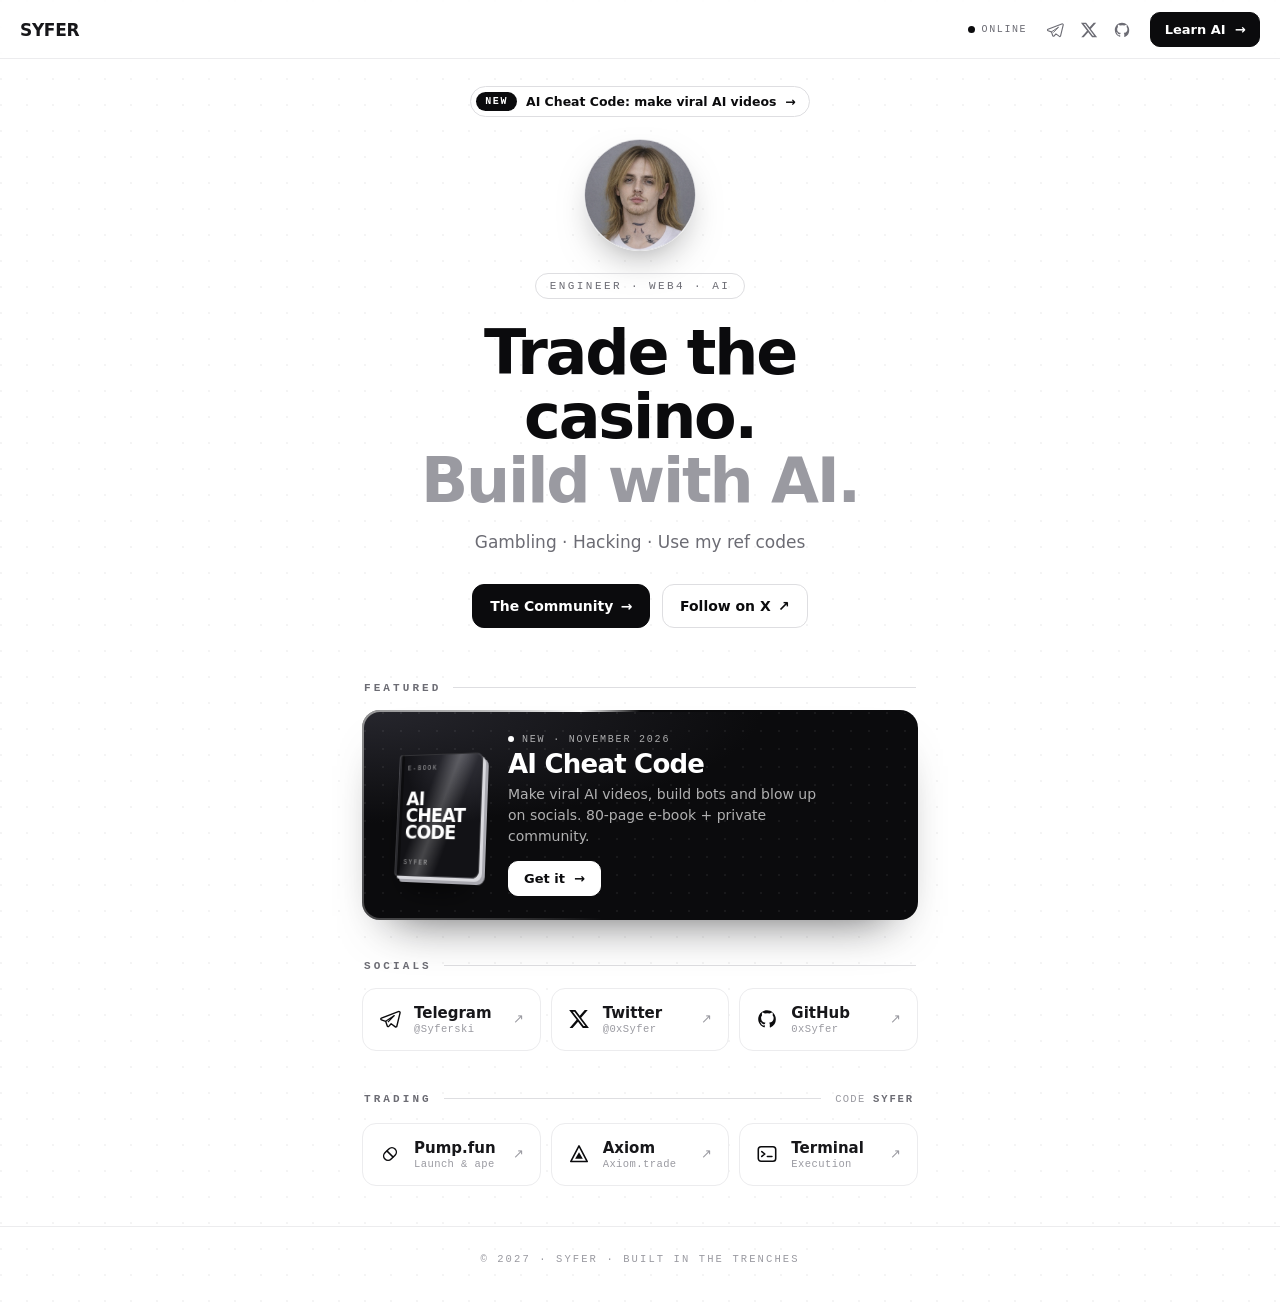
<file: index.html>
<!doctype html>
<html lang="en">
<head>
<meta charset="utf-8">
<meta name="viewport" content="width=device-width, initial-scale=1, viewport-fit=cover">
<title>Syfer</title>
<meta name="description" content="Syfer — engineer, Web4 and AI. Community, socials and trading links.">
<meta name="color-scheme" content="light">
<meta name="theme-color" content="#ffffff">
<meta http-equiv="Content-Security-Policy" content="default-src 'self'; base-uri 'none'; form-action 'none'; img-src 'self' data:; style-src 'self' https://fonts.googleapis.com; font-src https://fonts.gstatic.com; script-src 'self'; connect-src 'none'; object-src 'none'">
<meta name="referrer" content="strict-origin-when-cross-origin">
<meta property="og:type" content="website">
<meta property="og:url" content="https://syfer.fun/">
<meta property="og:title" content="Syfer">
<meta property="og:description" content="Engineer, Web4 and AI.">
<meta property="og:image" content="https://syfer.fun/face.webp">
<meta name="twitter:card" content="summary">
<link rel="icon" type="image/webp" href="face.webp">
<link rel="preconnect" href="https://fonts.googleapis.com">
<link rel="preconnect" href="https://fonts.gstatic.com" crossorigin>
<link rel="stylesheet" href="https://fonts.googleapis.com/css2?family=Inter:wght@400;500;600;700&family=Space+Grotesk:wght@500;700&family=Space+Mono:wght@400;700&display=swap">
<link rel="stylesheet" href="styles.css?v=8">
</head>
<body>
<header class="bar">
  <span class="brand">SYFER</span>
  <span class="spacer"></span>
  <span class="status"><span class="dot"></span>online</span>
  <nav class="soc" id="bar-socials" aria-label="Socials"></nav>
  <a class="btn primary sm buzz shine" href="ai/">Learn AI<span class="a">→</span></a>
</header>

<main>
  <section class="hero">
    <a class="promo shine" href="ai/"><span class="new">New</span><span>AI Cheat Code<span class="opt">: make viral AI videos</span></span><span class="a">→</span></a>
    <img class="avatar" src="face.webp" alt="Syfer" width="112" height="112">
    <span class="eyebrow">Engineer · Web4 · AI</span>
    <h1>Trade the casino.<br><em>Build with AI.</em></h1>
    <p class="sub">Gambling · Hacking · Use my ref codes</p>
    <div class="cta">
      <a class="btn primary" href="https://t.me/Trenchism" target="_blank" rel="noopener noreferrer">The Community <span class="a">→</span></a>
      <a class="btn ghost" href="https://x.com/0xSyfer" target="_blank" rel="noopener noreferrer">Follow on X <span class="a">↗</span></a>
    </div>
  </section>

  <section class="block">
    <div class="shead"><h2>Featured</h2><span class="ln"></span></div>
    <a class="feature" href="ai/">
      <span class="fbook" aria-hidden="true"><span class="fb-3d"><span class="fb-cover"><span class="k">E-book</span><span class="t">AI<br>Cheat<br>Code</span><span class="by">Syfer</span></span></span></span>
      <span class="ftext">
        <span class="tag"><span class="live"></span>New · November 2026</span>
        <b>AI Cheat Code</b>
        <span class="d">Make viral AI videos, build bots and blow up on socials. 80-page e-book + private community.</span>
        <span class="btn invert sm buzz shine">Get it <span class="a">→</span></span>
      </span>
    </a>
  </section>

  <section class="block">
    <div class="shead"><h2>Socials</h2><span class="ln"></span></div>
    <div class="grid" id="socials"></div>
  </section>

  <section class="block">
    <div class="shead"><h2>Trading</h2><span class="ln"></span><button class="code" id="code" data-code="SYFER">code <b>SYFER</b></button></div>
    <div class="grid" id="trading"></div>
  </section>
</main>

<footer>© 2027 · SYFER · built in the trenches</footer>

<script src="app.js?v=11" defer></script>
</body>
</html>
</file>
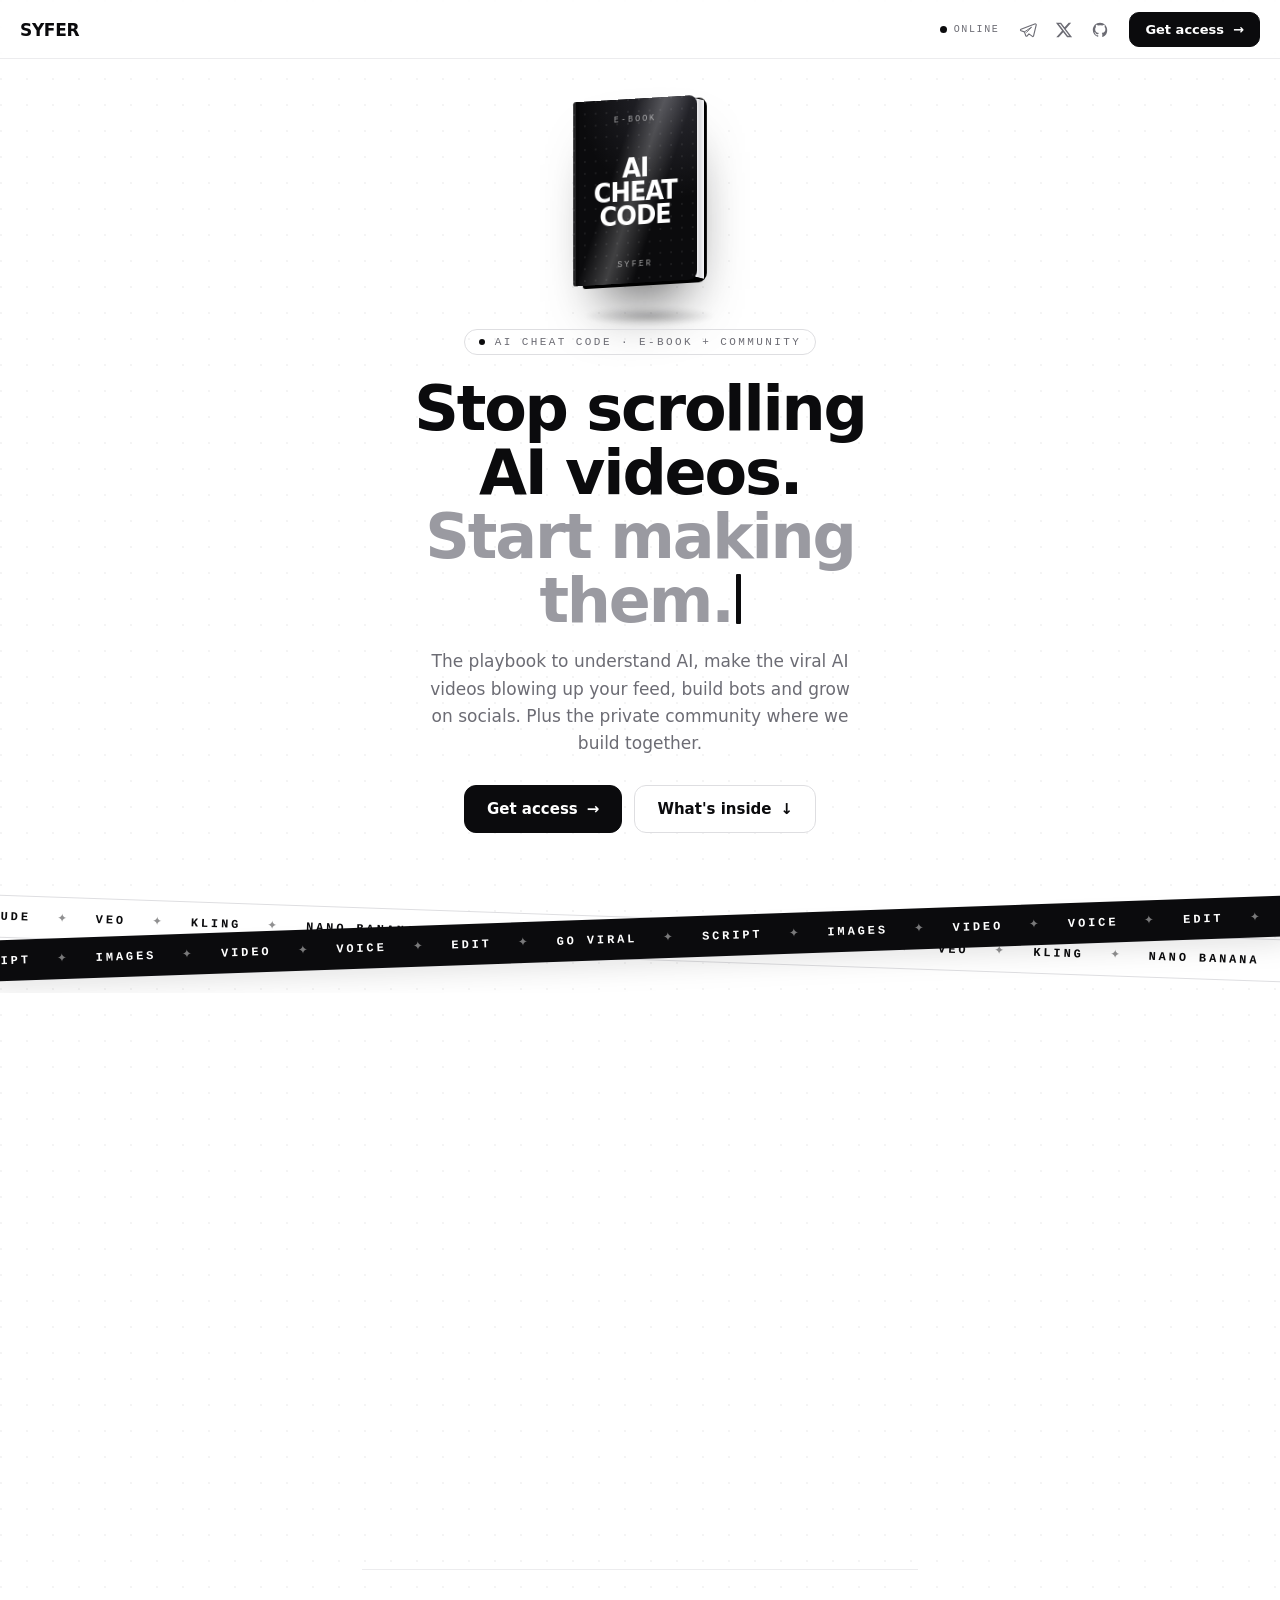
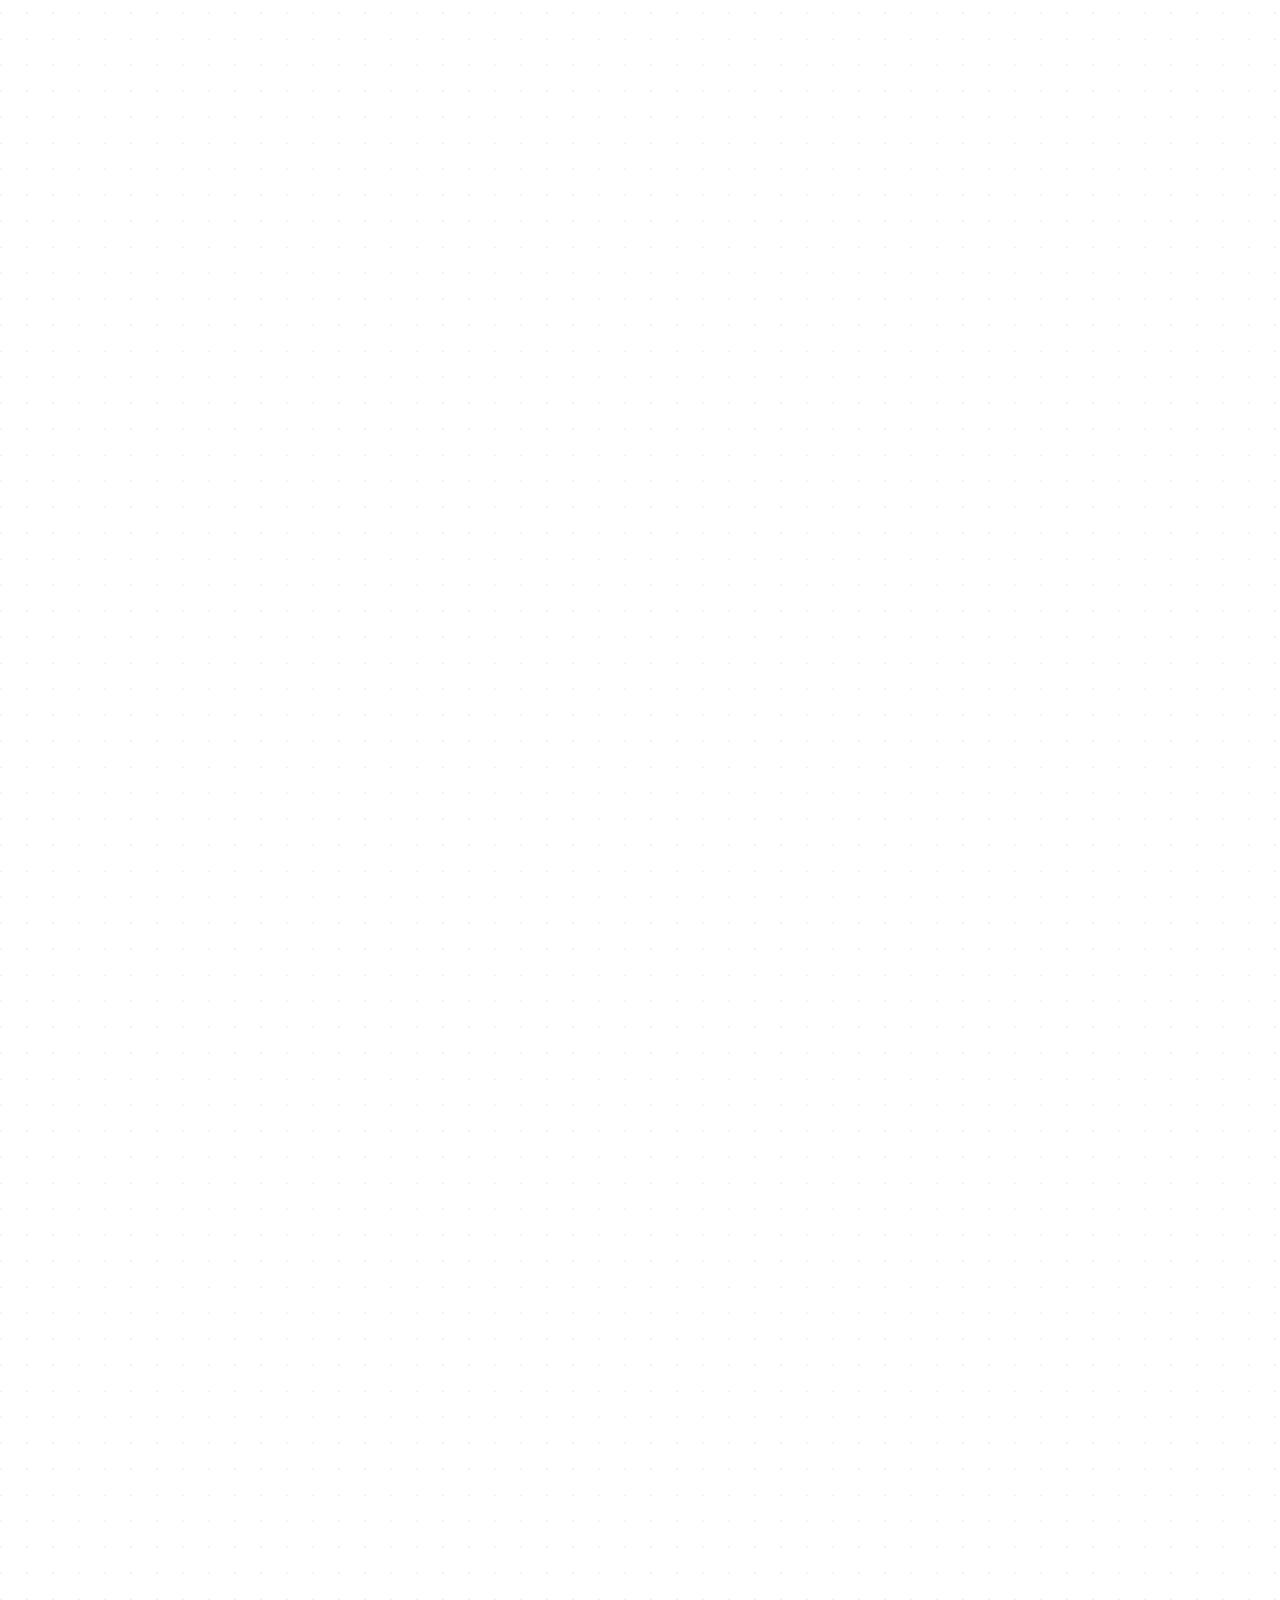
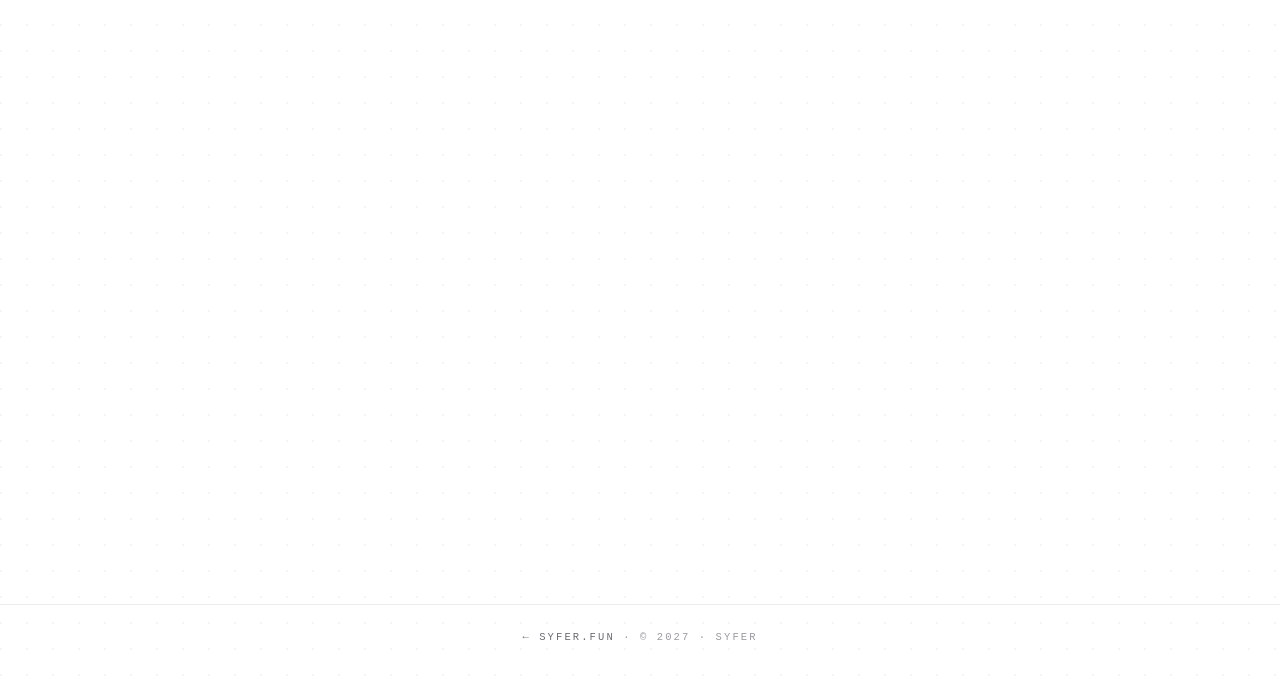
<file: ai/index.html>
<!doctype html>
<html lang="en">
<head>
<meta charset="utf-8">
<meta name="viewport" content="width=device-width, initial-scale=1, viewport-fit=cover">
<title>AI Cheat Code · Learn AI with Syfer</title>
<meta name="description" content="AI Cheat Code: the November 2026 playbook to make viral AI videos, build bots and grow on socials. E-book + private community.">
<meta name="color-scheme" content="light">
<meta name="theme-color" content="#ffffff">
<meta http-equiv="Content-Security-Policy" content="default-src 'self'; base-uri 'none'; form-action 'none'; img-src 'self' data:; style-src 'self' https://fonts.googleapis.com; font-src https://fonts.gstatic.com; script-src 'self'; connect-src 'none'; object-src 'none'">
<meta name="referrer" content="strict-origin-when-cross-origin">
<link rel="canonical" href="https://syfer.fun/ai/">
<!-- Link preview on X, Instagram, Telegram, Discord… (URLs must be absolute) -->
<meta property="og:type" content="website">
<meta property="og:site_name" content="Syfer">
<meta property="og:url" content="https://syfer.fun/ai/">
<meta property="og:title" content="AI Cheat Code by Syfer">
<meta property="og:description" content="The viral AI video playbook: e-book + private community. Stop scrolling AI videos, start making them.">
<meta property="og:image" content="https://syfer.fun/ai/og.png">
<meta property="og:image:width" content="1200">
<meta property="og:image:height" content="630">
<meta property="og:image:alt" content="AI Cheat Code by Syfer: e-book and private community">
<meta name="twitter:card" content="summary_large_image">
<meta name="twitter:site" content="@0xSyfer">
<meta name="twitter:title" content="AI Cheat Code by Syfer">
<meta name="twitter:description" content="The viral AI video playbook: e-book + private community. Stop scrolling AI videos, start making them.">
<meta name="twitter:image" content="https://syfer.fun/ai/og.png">
<link rel="icon" type="image/webp" href="../face.webp">
<link rel="preconnect" href="https://fonts.googleapis.com">
<link rel="preconnect" href="https://fonts.gstatic.com" crossorigin>
<link rel="stylesheet" href="https://fonts.googleapis.com/css2?family=Inter:wght@400;500;600;700&family=Space+Grotesk:wght@500;700&family=Space+Mono:wght@400;700&display=swap">
<link rel="stylesheet" href="../styles.css?v=8">
<link rel="stylesheet" href="ai.css?v=8">
<script src="ai.js?v=8"></script>
</head>
<body class="ai">
<header class="bar">
  <a class="brand" href="../">SYFER</a>
  <span class="spacer"></span>
  <span class="status"><span class="dot"></span>online</span>
  <nav class="soc" id="bar-socials" aria-label="Socials"></nav>
  <a class="btn primary sm buzz shine" href="#join">Get access<span class="a">→</span></a>
</header>

<main>
  <div class="wrap">
    <section class="hero ai-hero">
      <div class="book" aria-hidden="true">
        <div class="book-float">
          <div class="book-3d">
            <div class="back"></div>
            <div class="pages"></div>
            <div class="cover">
              <span class="k">E-book</span>
              <span class="t">AI<br>Cheat<br>Code</span>
              <span class="by">Syfer</span>
            </div>
          </div>
        </div>
      </div>
      <span class="eyebrow"><span class="live"></span>AI Cheat Code · E-book + community</span>
      <h1 aria-label="Stop scrolling AI videos. Start making them."><span aria-hidden="true">Stop scrolling AI videos.</span><br><em class="type" aria-hidden="true" data-words="Start making them.|Make them go viral.|On any budget.">Start making them.</em></h1>
      <p class="sub">The playbook to understand AI, make the viral AI videos blowing up your feed, build bots and grow on socials. Plus the private community where we build together.</p>
      <div class="cta">
        <a class="btn primary shine ring" id="hero-cta" href="#join">Get access <span class="a">→</span></a>
        <a class="btn ghost" href="#inside">What's inside <span class="a">↓</span></a>
      </div>
    </section>
  </div>

  <div class="band" aria-hidden="true">
    <div class="marquee alt"><div class="track">
      <span class="grp"><span>Claude</span><i>✦</i><span>Veo</span><i>✦</i><span>Kling</span><i>✦</i><span>Nano Banana</span><i>✦</i><span>Higgsfield</span><i>✦</i><span>ElevenLabs</span><i>✦</i></span>
      <span class="grp"><span>Claude</span><i>✦</i><span>Veo</span><i>✦</i><span>Kling</span><i>✦</i><span>Nano Banana</span><i>✦</i><span>Higgsfield</span><i>✦</i><span>ElevenLabs</span><i>✦</i></span>
    </div></div>
    <div class="marquee"><div class="track">
      <span class="grp"><span>Script</span><i>✦</i><span>Images</span><i>✦</i><span>Video</span><i>✦</i><span>Voice</span><i>✦</i><span>Edit</span><i>✦</i><span>Go viral</span><i>✦</i></span>
      <span class="grp"><span>Script</span><i>✦</i><span>Images</span><i>✦</i><span>Video</span><i>✦</i><span>Voice</span><i>✦</i><span>Edit</span><i>✦</i><span>Go viral</span><i>✦</i></span>
    </div></div>
  </div>

  <div class="wrap">
    <section class="block" id="inside">
      <div class="shead" data-reveal><h2>What you get</h2><span class="ln"></span></div>
      <div class="pair">
        <article class="tile spot" data-reveal>
          <svg class="ic" viewBox="0 0 24 24" aria-hidden="true"><path d="M5 4.6A2.1 2.1 0 0 1 7.1 2.5H19v15H7.1A2.1 2.1 0 0 0 5 19.6V4.6Z" fill="none" stroke="currentColor" stroke-width="1.7" stroke-linejoin="round"/><path d="M5 19.6a2.1 2.1 0 0 0 2.1 1.9H19v-4" fill="none" stroke="currentColor" stroke-width="1.7" stroke-linejoin="round"/><path d="M9 7.5h6" stroke="currentColor" stroke-width="1.7" stroke-linecap="round"/></svg>
          <h3>The e-book</h3>
          <p>80 pages, updated November 2026. From your first prompt to viral AI videos, written for complete beginners.</p>
          <ul class="ticks">
            <li>The Hood Method: viral “in the hood”-style videos, step by step</li>
            <li>The newest tools: Higgsfield, Seedance 2.5, Kling 4.0, Veo 3.1, Claude…</li>
            <li>2026 reach playbooks for TikTok, Reels, Shorts and X</li>
            <li>Build AI bots, make money, 20 copy-paste prompts</li>
          </ul>
        </article>
        <article class="tile spot" data-reveal>
          <svg class="ic" viewBox="0 0 24 24" aria-hidden="true"><circle cx="9" cy="8" r="3.3" fill="none" stroke="currentColor" stroke-width="1.7"/><path d="M2.8 20c.6-3.4 3.1-5.4 6.2-5.4s5.6 2 6.2 5.4" fill="none" stroke="currentColor" stroke-width="1.7" stroke-linecap="round"/><path d="M15.4 4.9a3.2 3.2 0 0 1 0 6.2M17.6 14.9c1.9.7 3.2 2.4 3.6 5.1" fill="none" stroke="currentColor" stroke-width="1.7" stroke-linecap="round"/></svg>
          <h3>Private community</h3>
          <p>A members-only Telegram group to build alongside me and people on the same path.</p>
          <ul class="ticks">
            <li>Updates as AI tools change, every month</li>
            <li>Feedback on your videos</li>
            <li>New workflows, prompts and drops as they land</li>
            <li>Ask questions and get unstuck fast</li>
          </ul>
        </article>
      </div>
    </section>

    <section class="block">
      <div class="shead" data-reveal><h2>What you'll learn</h2><span class="ln"></span></div>
      <ol class="mods">
        <li data-reveal><span class="num">01</span><b>Understand AI</b><span class="d">What it really is, where it's going, and how to keep up without drowning in hype.</span></li>
        <li data-reveal><span class="num">02</span><b>The model map, November 2026</b><span class="d">The latest Claude, ChatGPT, Gemini and Grok, plus the best image, video and voice models, and what each is for.</span></li>
        <li data-reveal><span class="num">03</span><b>Prompting and bending AI</b><span class="d">Prompts that work, the hacks pros use, and why “jailbreaks” get you banned.</span></li>
        <li class="star" data-reveal><span class="num">04</span><b>The Hood Method ★</b><span class="d">The core: viral “[character] in another world” videos, step by step. Asset kits, consistent characters, structured multi-shot prompts, 15-second parts, sound and edit.</span></li>
        <li data-reveal><span class="num">05</span><b>Pro creator secrets and Higgsfield</b><span class="d">How the top AI video creators prompt, plus every Higgsfield tool that matters in November 2026.</span></li>
        <li data-reveal><span class="num">06</span><b>Trend radar</b><span class="d">What's blowing up this month, and a method to catch the next trend in under 72 hours.</span></li>
        <li data-reveal><span class="num">07</span><b>Blow up on socials</b><span class="d">The 2026 rules of reach and playbooks for TikTok, Reels, Shorts and X. Comment-to-DM funnels.</span></li>
        <li data-reveal><span class="num">08</span><b>Bots and money</b><span class="d">Build your own AI bots, stack income streams, and avoid strikes and takedowns.</span></li>
      </ol>
    </section>

    <section class="block">
      <div class="shead" data-reveal><h2>Is it for you?</h2><span class="ln"></span></div>
      <div class="pair">
        <article class="tile spot" data-reveal>
          <h3>For you if</h3>
          <ul class="ticks">
            <li>You see AI videos blowing up and want to make your own</li>
            <li>You're a total beginner, or you tried and got bad results</li>
            <li>You want to understand AI, not just copy prompts</li>
          </ul>
        </article>
        <article class="tile muted" data-reveal>
          <h3>Not for you if</h3>
          <ul class="ticks no">
            <li>You want a get-rich-quick button</li>
            <li>You won't put in a few hours to practice</li>
          </ul>
        </article>
      </div>
    </section>

    <section class="block">
      <div class="shead" data-reveal><h2>How it works</h2><span class="ln"></span></div>
      <ol class="steps">
        <li data-reveal><span class="num">01</span><b>Get access</b><span class="d">€29 one-time, secure Stripe checkout: card, Apple Pay, Link or Klarna.</span></li>
        <li data-reveal><span class="num">02</span><b>Instant delivery</b><span class="d">Right after payment: your e-book download and your invite to the private community.</span></li>
        <li data-reveal><span class="num">03</span><b>Start creating</b><span class="d">Follow the 7-day plan and post your first AI video series.</span></li>
      </ol>
    </section>

    <section class="block">
      <div class="shead" data-reveal><h2>FAQ</h2><span class="ln"></span></div>
      <div class="faq" data-reveal>
        <details>
          <summary>Do I need to code or have a powerful computer?</summary>
          <p>No. Everything is written for beginners and there is a $0 route for the whole video pipeline, using free tiers and free credits.</p>
        </details>
        <details>
          <summary>What do I get exactly?</summary>
          <p>The 80-page AI Cheat Code e-book (PDF) and access to the private Telegram community, where updates, new workflows and feedback are shared.</p>
        </details>
        <details>
          <summary>How do I get access after paying?</summary>
          <p>Instantly: the confirmation page right after checkout gives you the e-book download and your community invite. You also get a receipt by email.</p>
        </details>
        <details>
          <summary>Is it up to date?</summary>
          <p>This edition covers the tools and models as of November 2026. AI moves fast, so updates are shared in the community.</p>
        </details>
        <details>
          <summary>How much is it?</summary>
          <p>€29, one-time. No subscription. Checkout can show the price in your local currency.</p>
        </details>
        <details>
          <summary>Is this financial advice?</summary>
          <p>No. Nothing here is financial advice. This is about learning and using AI tools.</p>
        </details>
      </div>
    </section>

    <section class="block" id="join">
      <div class="final" data-reveal>
        <span class="eyebrow dark"><span class="live"></span>E-book + private community</span>
        <h2>Your first viral AI video starts here.</h2>
        <p>Get the playbook and your access to the private community for €29. One-time payment, instant access.</p>
        <!-- CHECKOUT LINK: Stripe Payment Link for product prod_VgJvzCxhBrCzj3. It is the only place to change. -->
        <a class="btn invert buzz shine ring" id="checkout" href="https://buy.stripe.com/3cI8wQ4Vd99ied85Mm0x200" rel="noopener"><span>Get instant access</span><span class="a">→</span></a>
        <span class="note">€29 one-time · Secure Stripe checkout · Instant access</span>
      </div>
    </section>
  </div>
</main>

<div class="dock" id="dock">
  <span class="dock-t"><b>Learn AI</b><span>Viral AI video playbook</span></span>
  <a class="btn primary sm buzz" href="#join">Get access<span class="a">→</span></a>
</div>

<footer><a class="back" href="../">← syfer.fun</a> · © 2027 · SYFER</footer>

<script src="../app.js?v=11" defer></script>
</body>
</html>
</file>
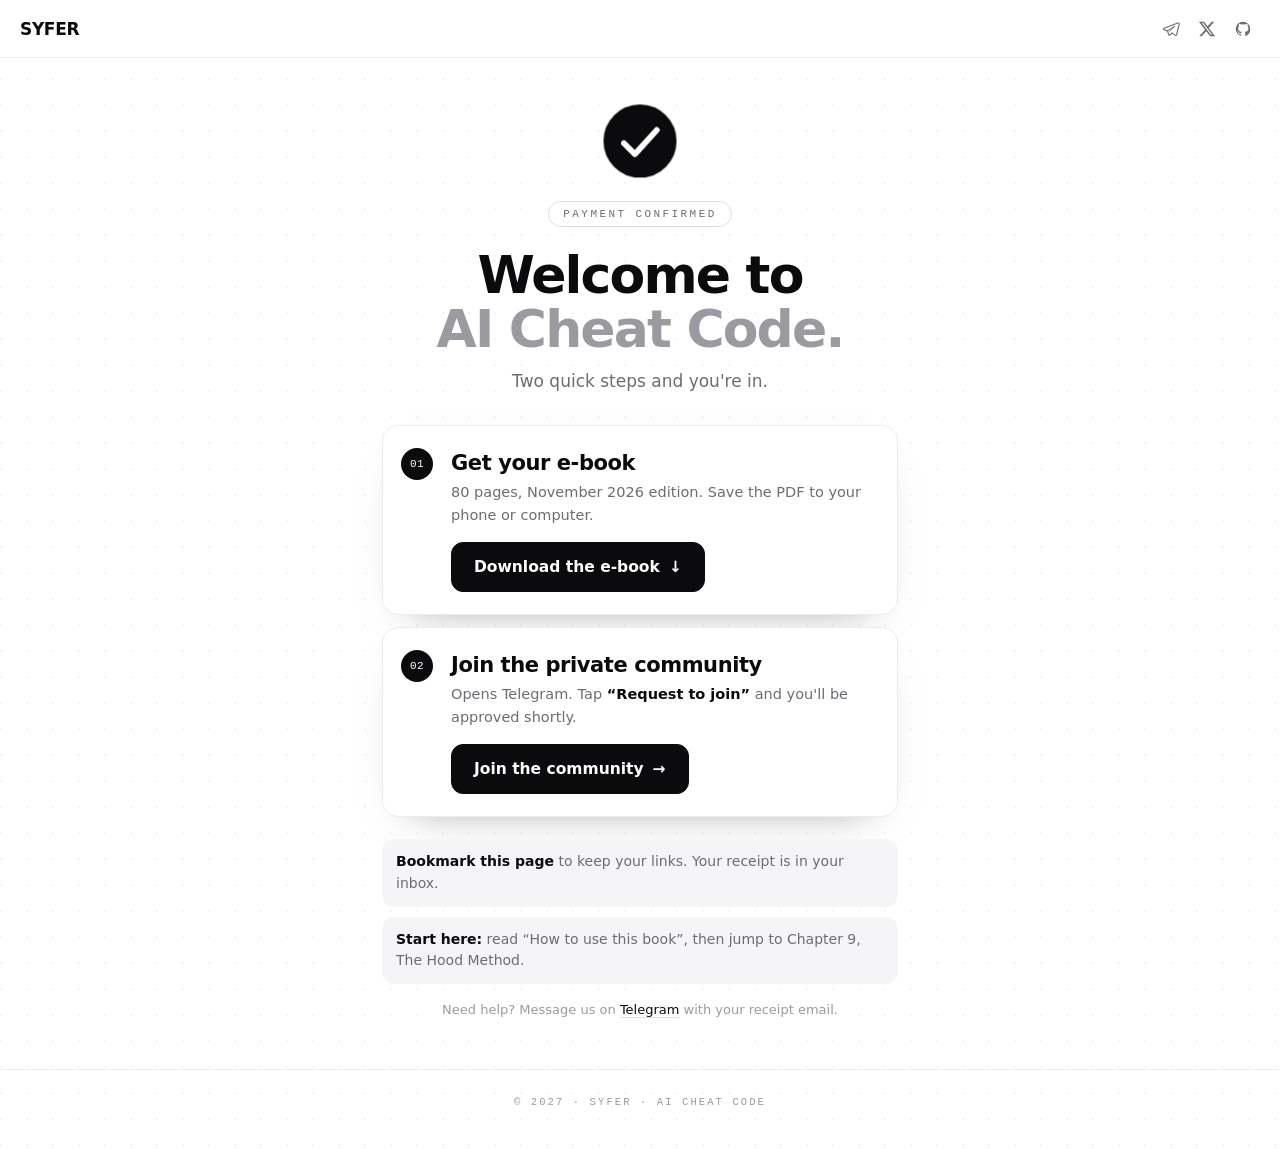
<file: ai/welcome/index.html>
<!doctype html>
<html lang="en">
<head>
<meta charset="utf-8">
<meta name="viewport" content="width=device-width, initial-scale=1, viewport-fit=cover">
<title>Welcome to AI Cheat Code</title>
<meta name="robots" content="noindex, nofollow, noarchive">
<meta name="color-scheme" content="light">
<meta name="theme-color" content="#ffffff">
<meta http-equiv="Content-Security-Policy" content="default-src 'self'; base-uri 'none'; form-action 'none'; img-src 'self' data:; style-src 'self' https://fonts.googleapis.com; font-src https://fonts.gstatic.com; script-src 'self'; connect-src 'none'; object-src 'none'">
<meta name="referrer" content="no-referrer">
<link rel="icon" type="image/webp" href="../../face.webp">
<link rel="preconnect" href="https://fonts.googleapis.com">
<link rel="preconnect" href="https://fonts.gstatic.com" crossorigin>
<link rel="stylesheet" href="https://fonts.googleapis.com/css2?family=Inter:wght@400;500;600;700&family=Space+Grotesk:wght@500;700&family=Space+Mono:wght@400;700&display=swap">
<link rel="stylesheet" href="../../styles.css?v=8">
<link rel="stylesheet" href="welcome.css?v=8">
</head>
<body>
<header class="bar">
  <a class="brand" href="../../">SYFER</a>
  <span class="spacer"></span>
  <nav class="soc" id="bar-socials" aria-label="Socials"></nav>
</header>

<main class="welcome">
  <section class="w-hero">
    <div class="check" aria-hidden="true">
      <svg viewBox="0 0 52 52"><circle cx="26" cy="26" r="24"/><path d="M15 27.5 22.5 35 37.5 18.5"/></svg>
      <i></i><i></i><i></i><i></i><i></i><i></i>
    </div>
    <span class="eyebrow">Payment confirmed</span>
    <h1>Welcome to<br><em>AI Cheat Code.</em></h1>
    <p class="sub">Two quick steps and you're in.</p>
  </section>

  <section class="steps-w">
    <article class="step">
      <span class="n">01</span>
      <div class="body">
        <h2>Get your e-book</h2>
        <p>80 pages, November 2026 edition. Save the PDF to your phone or computer.</p>
        <a class="btn primary big shine" href="https://drive.google.com/drive/folders/14WNcLR-nICfrbYZP2ntQnwvCnbNKzQw5" target="_blank" rel="noopener noreferrer">Download the e-book <span class="a">↓</span></a>
      </div>
    </article>
    <article class="step">
      <span class="n">02</span>
      <div class="body">
        <h2>Join the private community</h2>
        <p>Opens Telegram. Tap <b>“Request to join”</b> and you'll be approved shortly.</p>
        <a class="btn primary big shine" href="https://t.me/+1TrlCUbETm83NjM0" target="_blank" rel="noopener noreferrer">Join the community <span class="a">→</span></a>
      </div>
    </article>
  </section>

  <section class="w-notes">
    <div class="note"><b>Bookmark this page</b> to keep your links. Your receipt is in your inbox.</div>
    <div class="note"><b>Start here:</b> read “How to use this book”, then jump to Chapter 9, The Hood Method.</div>
    <p class="help">Need help? Message us on <a href="https://t.me/syferski" target="_blank" rel="noopener noreferrer">Telegram</a> with your receipt email.</p>
  </section>
</main>

<footer>© 2027 · SYFER · AI Cheat Code</footer>

<script src="../../app.js?v=11" defer></script>
</body>
</html>
</file>
<file: styles.css>
:root{
  --bg:#ffffff;
  --ink:#0b0b0d;
  --fg:#17171a;
  --muted:#6c6c74;
  --faint:#9a9aa1;
  --line:#ececee;
  --line2:#dedee1;
  --sans:"Inter",system-ui,-apple-system,"Segoe UI",sans-serif;
  --disp:"Space Grotesk","Inter",system-ui,sans-serif;
  --mono:"Space Mono",ui-monospace,"SFMono-Regular",Menlo,monospace;
  color-scheme:light;
}
*{box-sizing:border-box}
html,body{margin:0}
body{
  background:
    radial-gradient(circle at 1px 1px, rgba(11,11,13,.045) 1px, transparent 0) 0 0/26px 26px,
    var(--bg);
  color:var(--fg);font-family:var(--sans);-webkit-font-smoothing:antialiased;min-height:100vh;
  padding-top:env(safe-area-inset-top,0px);padding-bottom:env(safe-area-inset-bottom,0px)
}
a{color:inherit;text-decoration:none}
button{font-family:inherit;cursor:pointer}
img{display:block;max-width:100%}

.bar{position:sticky;top:0;z-index:20;display:flex;align-items:center;gap:12px;
  padding-top:max(12px,env(safe-area-inset-top,0px));padding-bottom:11px;
  padding-left:max(20px,env(safe-area-inset-left,0px));padding-right:max(20px,env(safe-area-inset-right,0px));
  background:rgba(255,255,255,.82);-webkit-backdrop-filter:blur(10px);backdrop-filter:blur(10px);
  border-bottom:1px solid var(--line)}
body::before{content:"";position:fixed;inset:0 0 auto;height:env(safe-area-inset-top,0px);z-index:21;background:#fff}
.brand{font-family:var(--disp);font-weight:700;font-size:17px;letter-spacing:-.02em}
.bar .spacer{flex:1}
.status{display:inline-flex;align-items:center;gap:7px;font-family:var(--mono);font-size:10px;letter-spacing:.16em;
  text-transform:uppercase;color:var(--muted)}
.status .dot{width:7px;height:7px;border-radius:50%;background:var(--ink);animation:pulse 2.6s infinite}
@keyframes pulse{0%{box-shadow:0 0 0 0 rgba(11,11,13,.28)}70%{box-shadow:0 0 0 7px rgba(11,11,13,0)}100%{box-shadow:0 0 0 0 rgba(11,11,13,0)}}
.soc{display:flex;align-items:center;gap:2px}
.soc a{display:inline-flex;align-items:center;justify-content:center;width:34px;height:34px;border-radius:9px;
  color:var(--muted);transition:.2s ease}
.soc a:hover{color:var(--ink);background:rgba(11,11,13,.05)}
.soc a:focus-visible{outline:2px solid var(--ink);outline-offset:1px}
.soc svg{width:18px;height:18px}

main{max-width:600px;margin:0 auto;
  padding-left:max(22px,env(safe-area-inset-left,0px));padding-right:max(22px,env(safe-area-inset-right,0px))}

.hero{text-align:center;padding-top:3vh;padding-bottom:6vh}
.avatar{width:112px;height:112px;border-radius:50%;object-fit:cover;border:1px solid var(--line2);
  box-shadow:0 16px 40px -18px rgba(11,11,13,.55);margin:0 auto 22px}
.eyebrow{display:inline-flex;align-items:center;gap:10px;font-family:var(--mono);font-size:11px;letter-spacing:.22em;
  text-transform:uppercase;color:var(--muted);border:1px solid var(--line2);border-radius:999px;padding:6px 14px}
h1{font-family:var(--disp);font-weight:700;font-size:clamp(36px,7.6vw,62px);line-height:1.03;letter-spacing:-.035em;
  margin:22px 0 0;color:var(--ink);text-wrap:balance}
h1 em{font-style:normal;color:var(--faint)}
.sub{font-size:clamp(15px,2vw,17px);line-height:1.6;color:var(--muted);max-width:40ch;margin:16px auto 0}
.cta{display:flex;justify-content:center;flex-wrap:wrap;gap:12px;margin-top:28px}
.btn{display:inline-flex;align-items:center;gap:9px;font-size:15px;font-weight:600;padding:14px 22px;border-radius:12px;
  border:1px solid var(--ink);transition:.22s ease;white-space:nowrap}
.btn .a{transition:transform .25s}
.btn:hover .a{transform:translateX(3px)}
.btn.primary{background:var(--ink);color:#fff}
.btn.primary:hover{transform:translateY(-2px);box-shadow:0 10px 26px -12px rgba(11,11,13,.5)}
.btn.ghost{background:#fff;color:var(--ink);border-color:var(--line2)}
.btn.ghost:hover{border-color:var(--ink);transform:translateY(-2px)}
.btn.sm{padding:9px 15px;font-size:13px;border-radius:10px}

section.block{padding-bottom:40px}
.shead{display:flex;align-items:baseline;gap:12px;margin:0 2px 16px}
.shead h2{font-family:var(--mono);font-size:11px;letter-spacing:.28em;text-transform:uppercase;color:var(--muted);margin:0}
.shead .ln{flex:1;height:1px;background:var(--line2);align-self:center}
.shead .code{font-family:var(--mono);font-size:10.5px;letter-spacing:.12em;text-transform:uppercase;color:var(--faint);
  background:transparent;border:0;padding:2px;transition:.2s}
.shead .code b{color:var(--muted);letter-spacing:.18em}
.shead .code:hover,.shead .code:hover b,.shead .code.done{color:var(--ink)}

.grid{display:grid;grid-template-columns:repeat(3,1fr);gap:10px}
.card{display:flex;align-items:center;gap:13px;background:#fff;border:1px solid var(--line);border-radius:14px;
  padding:15px 16px;transition:.22s ease;text-align:left;width:100%}
.card:hover{border-color:var(--line2);transform:translateY(-2px);box-shadow:0 12px 28px -18px rgba(11,11,13,.4)}
.card .ic{width:22px;height:22px;flex:0 0 22px;color:var(--ink)}
.card .t{display:flex;flex-direction:column;gap:1px;min-width:0}
.card .n{font-weight:600;font-size:15px}
.card .s{font-family:var(--mono);font-size:10.5px;letter-spacing:.04em;color:var(--faint);
  white-space:nowrap;overflow:hidden;text-overflow:ellipsis}
.card .arr{margin-left:auto;font-family:var(--mono);font-size:13px;color:var(--faint);transition:.24s}
.card:hover .arr{color:var(--ink);transform:translate(2px,-2px)}

footer{border-top:1px solid var(--line);text-align:center;padding:26px 0 40px;
  font-family:var(--mono);font-size:10.5px;letter-spacing:.2em;text-transform:uppercase;color:var(--faint)}

.copy-helper{position:fixed;top:0;left:0;width:1px;height:1px;opacity:0;pointer-events:none}

/* CTA effects (shared): buzz = short vibration every few seconds, shine = light sweep, ring = pulsing halo */
.buzz{animation:buzz 4.2s ease-in-out 1.2s infinite}
.buzz:hover,.buzz:focus-visible{animation:none}
@keyframes buzz{
  0%,84%,100%{transform:translate3d(0,0,0) rotate(0)}
  86%{transform:translate3d(-2px,0,0) rotate(-2.5deg)}
  88%{transform:translate3d(2px,0,0) rotate(2.5deg)}
  90%{transform:translate3d(-2px,0,0) rotate(-2deg)}
  92%{transform:translate3d(2px,0,0) rotate(2deg)}
  94%{transform:translate3d(-1px,0,0) rotate(-1deg)}
  96%{transform:translate3d(1px,0,0) rotate(.5deg)}
}
.shine{position:relative;overflow:hidden;isolation:isolate}
.shine::after{content:"";position:absolute;top:-10%;bottom:-10%;left:-60%;width:42%;pointer-events:none;
  background:linear-gradient(100deg,transparent,var(--shine,rgba(255,255,255,.42)),transparent);
  transform:skewX(-18deg);animation:shine 3.8s ease-in-out infinite}
@keyframes shine{0%,52%{transform:skewX(-18deg) translateX(0)}82%,100%{transform:skewX(-18deg) translateX(460%)}}
.ring{--ring:rgba(11,11,13,.32)}
.ring:not(:hover){box-shadow:0 0 0 0 var(--ring);animation:ring 2.6s ease-out infinite}
.ring.buzz:not(:hover){animation:buzz 4.2s ease-in-out 1.2s infinite,ring 2.6s ease-out infinite}
@keyframes ring{0%{box-shadow:0 0 0 0 var(--ring)}70%,100%{box-shadow:0 0 0 14px transparent}}

.grid.two{grid-template-columns:repeat(2,1fr)}

/* Home: promo pill + featured product card (links to the /ai sales page) */
.promo{display:inline-flex;align-items:center;gap:10px;margin:0 auto 22px;padding:5px 14px 5px 5px;border:1px solid var(--line2);
  border-radius:999px;background:#fff;font-size:13px;font-weight:600;color:var(--ink);--shine:rgba(11,11,13,.1);
  box-shadow:0 8px 22px -16px rgba(11,11,13,.45);transition:.22s ease}
.promo .new{font-family:var(--mono);font-size:10px;font-weight:700;letter-spacing:.16em;text-transform:uppercase;
  color:#fff;background:var(--ink);border-radius:999px;padding:4px 9px}
.promo .a{transition:transform .25s}
.promo:hover{border-color:var(--ink);transform:translateY(-1px)}
.promo:hover .a{transform:translateX(3px)}

.feature{position:relative;isolation:isolate;overflow:hidden;display:grid;grid-template-columns:auto 1fr;align-items:center;gap:24px;
  padding:24px 24px 24px 30px;border-radius:18px;background:var(--ink);color:#fff;
  box-shadow:0 26px 50px -30px rgba(11,11,13,.75);transition:transform .25s ease,box-shadow .25s ease}
.feature:hover{transform:translateY(-3px);box-shadow:0 34px 60px -30px rgba(11,11,13,.85)}
.feature::before{content:"";position:absolute;z-index:-2;left:50%;top:50%;width:max(220%,700px);aspect-ratio:1;translate:-50% -50%;
  background:conic-gradient(from 0deg,transparent 0deg 200deg,rgba(255,255,255,.35) 270deg,#fff 330deg,transparent 360deg);
  animation:fspin 5.5s linear infinite}
.feature::after{content:"";position:absolute;z-index:-1;inset:2px;border-radius:16px;
  background:radial-gradient(circle at 1px 1px,rgba(255,255,255,.06) 1px,transparent 0) 0 0/18px 18px,
    radial-gradient(120% 90% at 0% 0%,#26262d,#0b0b0d 60%)}
@keyframes fspin{to{transform:rotate(1turn)}}

.fbook{perspective:700px;display:block}
.fb-3d{display:block;width:92px;height:124px;transform:rotateY(-24deg) rotateX(6deg);animation:ffloat 5s ease-in-out infinite;
  border-radius:3px 8px 8px 3px;box-shadow:3px 3px 0 #d9d9de,6px 6px 0 #a9a9b0,0 22px 30px -12px rgba(0,0,0,.8)}
@keyframes ffloat{0%,100%{translate:0 0}50%{translate:0 -6px}}
.fb-cover{position:relative;overflow:hidden;display:flex;flex-direction:column;justify-content:space-between;width:100%;height:100%;
  padding:10px 9px 9px;border-radius:3px 8px 8px 3px;border:1px solid rgba(255,255,255,.14);
  background:linear-gradient(90deg,rgba(255,255,255,.1) 0 2px,rgba(0,0,0,.35) 2px 5px,transparent 5px),radial-gradient(120% 90% at 80% 0%,#33333b,#121216 62%)}
.fb-cover::after{content:"";position:absolute;inset:-20% -60%;background:linear-gradient(110deg,transparent 42%,rgba(255,255,255,.22) 50%,transparent 58%);
  animation:fgloss 5s ease-in-out infinite}
@keyframes fgloss{0%,40%{transform:translateX(-45%)}75%,100%{transform:translateX(45%)}}
.fb-cover .k,.fb-cover .by{font-family:var(--mono);font-size:6.5px;letter-spacing:.26em;text-transform:uppercase;color:rgba(255,255,255,.6)}
.fb-cover .t{font-family:var(--disp);font-weight:700;font-size:19px;line-height:.9;letter-spacing:-.04em;text-transform:uppercase}

.ftext{display:flex;flex-direction:column;align-items:flex-start;gap:6px;min-width:0}
.ftext .tag{display:inline-flex;align-items:center;gap:8px;font-family:var(--mono);font-size:10px;letter-spacing:.18em;text-transform:uppercase;color:rgba(255,255,255,.65)}
.ftext .live{width:6px;height:6px;border-radius:50%;background:#fff;animation:fpulse 2.4s infinite}
@keyframes fpulse{0%{box-shadow:0 0 0 0 rgba(255,255,255,.45)}70%{box-shadow:0 0 0 7px rgba(255,255,255,0)}100%{box-shadow:0 0 0 0 rgba(255,255,255,0)}}
.ftext b{font-family:var(--disp);font-size:26px;line-height:1.05;letter-spacing:-.03em;color:#fff}
.ftext .d{font-size:14px;line-height:1.5;color:rgba(255,255,255,.68);max-width:36ch}
.ftext .btn{margin-top:8px}
.btn.invert{background:#fff;color:var(--ink);border-color:#fff;--shine:rgba(11,11,13,.14)}
.feature:hover .btn .a{transform:translateX(3px)}

@media(max-width:420px){
  .feature{grid-template-columns:1fr;justify-items:center;text-align:center;gap:20px;padding:28px 20px 24px}
  .ftext{align-items:center}
  .promo{font-size:12px;gap:8px;padding-right:12px}
}
@media(max-width:360px){.promo .opt{display:none}}

/* Home hero: keep both CTAs side by side on phones */
@media(max-width:520px){
  .hero .cta{flex-wrap:nowrap;gap:10px}
  .hero .cta .btn{padding:13px 16px;font-size:14px;gap:7px}
}
@media(max-width:360px){
  .hero .cta{gap:8px}
  .hero .cta .btn{padding:12px 12px;font-size:13px;gap:6px}
}

@media(max-width:640px){
  .bar{gap:8px;padding-left:max(16px,env(safe-area-inset-left,0px));padding-right:max(16px,env(safe-area-inset-right,0px))}
  .status{display:none}
  .soc{gap:0}
  .soc a{width:32px;height:32px}
  .soc a.m-hide{display:none}
}
@media(max-width:360px){
  .bar{gap:6px}
  .soc a{width:30px;height:30px}
  .bar .btn.sm{padding:9px 12px}
  .bar .btn .a{display:none}
}

@media(max-width:620px){.grid{grid-template-columns:1fr 1fr}}
@media(max-width:400px){.grid,.grid.two{grid-template-columns:1fr}}

@media(prefers-reduced-motion:reduce){
  *,*::before,*::after{animation:none!important;transition:none!important}
}
</file>
<file: ai/ai.css>
/* syfer.fun/ai — "Learn AI" sales page. Loaded after ../styles.css. */

body.ai main{max-width:none;padding:0}
.wrap{max-width:600px;margin:0 auto;
  padding-left:max(22px,env(safe-area-inset-left,0px));padding-right:max(22px,env(safe-area-inset-right,0px))}
section[id]{scroll-margin-top:76px}
a.brand{color:var(--ink)}
footer .back{color:var(--muted);transition:color .2s}
footer .back:hover{color:var(--ink)}
@media(prefers-reduced-motion:no-preference){html{scroll-behavior:smooth}}

/* ---------- Hero ---------- */
.ai-hero{padding-top:max(28px,4vh);padding-bottom:5vh}
.ai-hero > *{animation:rise .9s cubic-bezier(.2,.7,.2,1) both}
.ai-hero > :nth-child(1){animation-delay:.05s}
.ai-hero > :nth-child(2){animation-delay:.25s}
.ai-hero > :nth-child(3){animation-delay:.38s}
.ai-hero > :nth-child(4){animation-delay:.52s}
.ai-hero > :nth-child(5){animation-delay:.66s}
@keyframes rise{from{opacity:0;transform:translateY(22px);filter:blur(8px)}to{opacity:1;transform:none;filter:none}}

.eyebrow .live{width:6px;height:6px;border-radius:50%;background:var(--ink);animation:pulse 2.6s infinite}
.eyebrow.dark{color:rgba(255,255,255,.7);border-color:rgba(255,255,255,.18)}
.eyebrow.dark .live{background:#fff;animation-name:pulse-w}
@keyframes pulse-w{0%{box-shadow:0 0 0 0 rgba(255,255,255,.4)}70%{box-shadow:0 0 0 7px rgba(255,255,255,0)}100%{box-shadow:0 0 0 0 rgba(255,255,255,0)}}

/* typewriter line */
.type{display:inline-block;min-height:1.03em}
.type::after{content:"";display:inline-block;width:.07em;height:.8em;margin-left:.06em;vertical-align:-.04em;
  background:var(--ink);border-radius:1px;animation:caret 1s steps(1) infinite}
@keyframes caret{50%{opacity:0}}

/* 3D e-book */
.book{display:flex;justify-content:center;perspective:1100px;margin:4px auto 30px;height:200px}
.book-float{position:relative;animation:float 6s ease-in-out infinite}
.book-float::after{content:"";position:absolute;left:8%;right:-6%;bottom:-26px;height:18px;border-radius:50%;
  background:radial-gradient(closest-side,rgba(11,11,13,.28),transparent);filter:blur(2px);animation:shadow 6s ease-in-out infinite}
@keyframes float{0%,100%{transform:translateY(0)}50%{transform:translateY(-12px)}}
@keyframes shadow{0%,100%{transform:scale(1);opacity:1}50%{transform:scale(.84);opacity:.6}}
.book-3d{--t:22px;position:relative;width:138px;height:186px;transform-style:preserve-3d;
  transform:rotateX(var(--rx,7deg)) rotateY(var(--ry,-26deg));transition:transform .6s cubic-bezier(.2,.7,.2,1)}
.book-3d > div{position:absolute;inset:0;border-radius:3px 9px 9px 3px}
.book-3d .back{background:#000;transform:translateZ(calc(var(--t) / -2));box-shadow:0 34px 60px -24px rgba(11,11,13,.7)}
.book-3d .pages{left:0;width:var(--t);inset:auto;top:3px;height:calc(100% - 6px);border-radius:2px;
  background:repeating-linear-gradient(90deg,#f4f4f6 0 1px,#dcdce0 1px 2px);
  transform:rotateY(90deg) translateZ(calc(138px - var(--t) / 2 - 3px))}
.book-3d .cover{display:flex;flex-direction:column;justify-content:space-between;padding:16px 15px 14px;overflow:hidden;
  color:#fff;transform:translateZ(calc(var(--t) / 2));
  background:
    linear-gradient(90deg,rgba(255,255,255,.1) 0 3px,rgba(0,0,0,.35) 3px 7px,transparent 7px),
    radial-gradient(120% 90% at 80% 0%,#2a2a31,#0b0b0d 62%)}
.cover::before{content:"";position:absolute;inset:0;pointer-events:none;opacity:.5;
  background:radial-gradient(circle at 1px 1px,rgba(255,255,255,.14) 1px,transparent 0) 0 0/12px 12px}
.cover::after{content:"";position:absolute;inset:-20% -60%;pointer-events:none;
  background:linear-gradient(110deg,transparent 42%,rgba(255,255,255,.22) 50%,transparent 58%);
  animation:gloss 5s ease-in-out infinite}
@keyframes gloss{0%,40%{transform:translateX(-45%)}75%,100%{transform:translateX(45%)}}
.cover .k,.cover .by{position:relative;font-family:var(--mono);font-size:9px;letter-spacing:.28em;text-transform:uppercase;color:rgba(255,255,255,.6)}
.cover .t{position:relative;font-family:var(--disp);font-weight:700;font-size:27px;line-height:.9;letter-spacing:-.04em;text-transform:uppercase}

/* ---------- Crossing marquee tapes ---------- */
.band{position:relative;overflow:hidden;padding:34px 0;margin:6px 0 30px}
.marquee{position:relative;margin:0 -30px;padding:13px 0;background:var(--ink);color:#fff;transform:rotate(-2deg);
  box-shadow:0 14px 30px -18px rgba(11,11,13,.6)}
.marquee.alt{position:absolute;left:0;right:0;top:50%;margin-top:-22px;background:#fff;color:var(--ink);
  border-block:1px solid var(--line2);transform:rotate(2deg);box-shadow:none}
.marquee .track{display:flex;width:max-content;animation:marq 28s linear infinite}
.marquee.alt .track{animation-duration:34s;animation-direction:reverse}
.marquee .grp{display:flex;align-items:center;gap:26px;padding-right:26px;white-space:nowrap;
  font-family:var(--mono);font-size:12px;font-weight:700;letter-spacing:.24em;text-transform:uppercase}
.marquee i{font-style:normal;font-weight:400;opacity:.45}
@keyframes marq{to{transform:translateX(-50%)}}

/* ---------- Scroll reveal (enabled by ai.js, skipped for reduced motion) ---------- */
.rv [data-reveal]{opacity:0;translate:0 26px;filter:blur(6px);
  transition:opacity .8s ease var(--d,0s),translate .8s cubic-bezier(.2,.7,.2,1) var(--d,0s),filter .8s ease var(--d,0s),
    transform .25s ease,box-shadow .25s ease,border-color .25s ease,background-color .25s ease}
.rv [data-reveal].in{opacity:1;translate:none;filter:none}

/* ---------- Tiles ---------- */
.pair{display:grid;grid-template-columns:1fr 1fr;gap:10px}
.tile{position:relative;overflow:hidden;background:#fff;border:1px solid var(--line);border-radius:14px;padding:20px 18px;
  transition:transform .25s ease,box-shadow .25s ease,border-color .25s ease}
.tile.spot:hover{transform:translateY(-3px);border-color:var(--line2);box-shadow:0 18px 40px -24px rgba(11,11,13,.45)}
.spot::before{content:"";position:absolute;inset:0;pointer-events:none;opacity:0;transition:opacity .3s;
  background:radial-gradient(240px circle at var(--mx,50%) var(--my,0%),rgba(11,11,13,.07),transparent 65%)}
.spot:hover::before{opacity:1}
.tile > *{position:relative}
.tile.muted{background:transparent;border-style:dashed;border-color:var(--line2)}
.tile .ic{width:24px;height:24px;color:var(--ink);margin-bottom:14px;transition:transform .35s cubic-bezier(.3,1.6,.5,1)}
.tile:hover .ic{transform:scale(1.15) rotate(-6deg)}
.tile h3{font-family:var(--disp);font-weight:700;font-size:19px;letter-spacing:-.02em;margin:0 0 6px;color:var(--ink)}
.tile p{margin:0 0 14px;font-size:14px;line-height:1.55;color:var(--muted)}
.ticks{list-style:none;margin:0;padding:0;display:grid;gap:9px}
.ticks li{position:relative;padding-left:20px;font-size:14px;line-height:1.5}
.ticks li::before{content:"→";position:absolute;left:0;top:0;font-family:var(--mono);font-size:12px;color:var(--faint);transition:transform .25s,color .25s}
.tile:hover .ticks li::before{color:var(--ink);transform:translateX(2px)}
.ticks.no li{color:var(--muted)}
.ticks.no li::before{content:"×"}

/* ---------- Modules ---------- */
.mods,.steps{list-style:none;margin:0;padding:0}
.mods{border-top:1px solid var(--line)}
.mods li{position:relative;display:grid;grid-template-columns:40px 1fr;column-gap:10px;row-gap:3px;padding:16px 8px;
  border-bottom:1px solid var(--line);border-radius:10px}
.mods li:hover{background-color:rgba(11,11,13,.03)}
.mods .num,.steps .num{font-family:var(--mono);font-size:12px;letter-spacing:.06em;color:var(--faint);transition:color .25s}
.mods .num{grid-row:span 2;padding-top:3px}
.mods li:hover .num{color:var(--ink)}
.mods li.star{background-color:var(--ink);border-color:var(--ink);margin:6px 0;padding:18px 14px}
.mods li.star b{color:#fff}
.mods li.star .d{color:rgba(255,255,255,.7)}
.mods li.star .num{color:rgba(255,255,255,.5)}
.mods li.star:hover{background-color:#000}
.mods b,.steps b{font-weight:600;font-size:15.5px;color:var(--ink)}
.mods .d,.steps .d{font-size:14px;line-height:1.55;color:var(--muted)}

/* ---------- Steps ---------- */
.steps{display:grid;grid-template-columns:repeat(3,1fr);gap:10px}
.steps li{display:flex;flex-direction:column;gap:6px;background:#fff;border:1px solid var(--line);border-radius:14px;padding:18px 16px}
.steps .num{display:inline-grid;place-items:center;width:30px;height:30px;margin-bottom:8px;border-radius:50%;
  border:1px solid var(--line2);color:var(--muted);transition:background-color .5s ease var(--d,0s),color .5s ease var(--d,0s),border-color .5s ease var(--d,0s)}
.steps li.in .num,.steps li:hover .num{background:var(--ink);border-color:var(--ink);color:#fff}

/* ---------- FAQ ---------- */
.faq{border-top:1px solid var(--line)}
.faq details{border-bottom:1px solid var(--line);padding:0 2px}
.faq summary{display:flex;justify-content:space-between;align-items:center;gap:14px;padding:16px 0;cursor:pointer;
  font-weight:600;font-size:15px;color:var(--ink);list-style:none}
.faq summary::-webkit-details-marker{display:none}
.faq summary::after{content:"+";font-family:var(--mono);font-size:16px;color:var(--faint);transition:transform .25s}
.faq details[open] summary::after{transform:rotate(45deg);color:var(--ink)}
.faq summary:focus-visible{outline:2px solid var(--ink);outline-offset:2px;border-radius:4px}
.faq details[open] p{animation:open .35s ease}
@keyframes open{from{opacity:0;transform:translateY(-4px)}}
.faq p{margin:0 0 16px;font-size:14px;line-height:1.6;color:var(--muted)}

/* ---------- Final CTA (rotating light border) ---------- */
.final{position:relative;isolation:isolate;overflow:hidden;display:flex;flex-direction:column;align-items:center;text-align:center;
  color:#fff;background:var(--ink);border-radius:20px;padding:42px 22px 34px;box-shadow:0 30px 60px -30px rgba(11,11,13,.7)}
.final::before{content:"";position:absolute;z-index:-2;left:50%;top:50%;width:max(220%,720px);aspect-ratio:1;translate:-50% -50%;
  background:conic-gradient(from 0deg,transparent 0deg 200deg,rgba(255,255,255,.35) 270deg,#fff 330deg,transparent 360deg);
  animation:spin 5.5s linear infinite}
.final::after{content:"";position:absolute;z-index:-1;inset:2px;border-radius:18px;
  background:
    radial-gradient(circle at 1px 1px,rgba(255,255,255,.06) 1px,transparent 0) 0 0/18px 18px,
    radial-gradient(120% 80% at 50% 0%,#23232a,#0b0b0d 62%)}
@keyframes spin{to{transform:rotate(1turn)}}
.final h2{font-family:var(--disp);font-weight:700;font-size:clamp(30px,6.4vw,42px);letter-spacing:-.035em;line-height:1.04;margin:18px 0 0}
.final p{margin:12px 0 26px;font-size:15px;line-height:1.55;color:rgba(255,255,255,.66);max-width:34ch}
.btn.invert{background:#fff;color:var(--ink);border-color:#fff;font-size:16px;padding:16px 26px;--shine:rgba(11,11,13,.14)}
.btn.invert.ring{--ring:rgba(255,255,255,.5)}
.btn.invert:hover{transform:translateY(-2px) scale(1.02);box-shadow:0 14px 34px -12px rgba(255,255,255,.35)}
.final .note{margin-top:18px;font-family:var(--mono);font-size:11px;letter-spacing:.08em;color:rgba(255,255,255,.5)}

/* ---------- Mobile sticky CTA ---------- */
.dock{display:none}
@media(max-width:640px){
  .dock{position:fixed;z-index:30;left:12px;right:12px;bottom:calc(12px + env(safe-area-inset-bottom,0px));
    display:flex;align-items:center;gap:12px;padding:10px 10px 10px 16px;border:1px solid var(--line2);border-radius:16px;
    background:rgba(255,255,255,.9);-webkit-backdrop-filter:blur(12px);backdrop-filter:blur(12px);
    box-shadow:0 18px 40px -18px rgba(11,11,13,.5);
    transform:translateY(160%);visibility:hidden;
    transition:transform .5s cubic-bezier(.2,.7,.2,1),visibility 0s linear .5s}
  .dock.show{transform:none;visibility:visible;transition:transform .5s cubic-bezier(.2,.7,.2,1),visibility 0s}
  .dock-t{display:flex;flex-direction:column;min-width:0;margin-right:auto}
  .dock-t b{font-family:var(--disp);font-size:15px;letter-spacing:-.01em}
  .dock-t span{font-family:var(--mono);font-size:10px;letter-spacing:.04em;color:var(--faint);white-space:nowrap;overflow:hidden;text-overflow:ellipsis}
  .dock .btn .a{display:inline}
  footer{padding-bottom:110px}
}

@media(max-width:620px){
  .pair,.steps{grid-template-columns:1fr}
  .book{height:180px;margin-bottom:26px}
  .book-3d{width:124px;height:168px}
  .book-3d .pages{transform:rotateY(90deg) translateZ(calc(124px - var(--t) / 2 - 3px))}
  .cover .t{font-size:24px}
  .marquee{transform:rotate(-4deg)}
  .marquee.alt{transform:rotate(4deg)}
  .band{padding:44px 0}
}
@media(max-width:400px){
  .ai-hero .eyebrow,.final .eyebrow{font-size:10px;letter-spacing:.14em;padding:6px 12px;gap:8px;white-space:nowrap}
}
@media(max-width:360px){
  .ai-hero h1{font-size:32px}
  .final{padding-left:16px;padding-right:16px}
  .btn.invert{font-size:15px;padding:14px 18px}
}
</file>
<file: ai/welcome/welcome.css>
/* syfer.fun/ai/welcome — page shown after a Stripe payment (not linked from the site, noindex). */
a.brand{color:var(--ink)}
.welcome{max-width:560px}

.w-hero{text-align:center;padding:5vh 0 30px}
.w-hero > *{animation:wrise .8s cubic-bezier(.2,.7,.2,1) both}
.w-hero > :nth-child(2){animation-delay:.35s}
.w-hero > :nth-child(3){animation-delay:.45s}
.w-hero > :nth-child(4){animation-delay:.55s}
@keyframes wrise{from{opacity:0;transform:translateY(16px);filter:blur(6px)}to{opacity:1;transform:none;filter:none}}
.w-hero h1{font-size:clamp(34px,7vw,52px)}
.w-hero .sub{margin-top:12px}

/* animated check with a small burst */
.check{position:relative;width:76px;height:76px;margin:0 auto 22px}
.check svg{width:100%;height:100%;display:block}
.check circle{fill:var(--ink);stroke:var(--ink);stroke-width:2;transform-origin:center;animation:pop .5s cubic-bezier(.3,1.6,.5,1) both}
.check path{fill:none;stroke:#fff;stroke-width:4;stroke-linecap:round;stroke-linejoin:round;stroke-dasharray:36;stroke-dashoffset:36;animation:draw .45s ease-out .35s forwards}
@keyframes pop{from{transform:scale(.3);opacity:0}to{transform:scale(1);opacity:1}}
@keyframes draw{to{stroke-dashoffset:0}}
.check i{position:absolute;left:50%;top:50%;width:6px;height:6px;margin:-3px;border-radius:50%;background:var(--ink);opacity:0;animation:burst .8s ease-out .3s both}
.check i:nth-of-type(1){--x:-46px;--y:-30px}
.check i:nth-of-type(2){--x:46px;--y:-30px}
.check i:nth-of-type(3){--x:-54px;--y:14px}
.check i:nth-of-type(4){--x:54px;--y:14px}
.check i:nth-of-type(5){--x:-20px;--y:-52px}
.check i:nth-of-type(6){--x:22px;--y:50px}
@keyframes burst{0%{opacity:0;transform:translate(0,0) scale(.4)}20%{opacity:1}100%{opacity:0;transform:translate(var(--x),var(--y)) scale(1)}}

/* steps */
.steps-w{display:grid;gap:12px;margin-bottom:22px}
.step{display:grid;grid-template-columns:44px 1fr;gap:6px;background:#fff;border:1px solid var(--line);border-radius:16px;padding:22px 22px 22px 18px;
  box-shadow:0 18px 40px -30px rgba(11,11,13,.5);animation:wrise .8s cubic-bezier(.2,.7,.2,1) both}
.step:nth-child(1){animation-delay:.65s}
.step:nth-child(2){animation-delay:.8s}
.step .n{display:grid;place-items:center;width:32px;height:32px;border-radius:50%;background:var(--ink);color:#fff;font-family:var(--mono);font-size:11px;letter-spacing:.04em}
.step h2{font-family:var(--disp);font-weight:700;font-size:21px;letter-spacing:-.02em;margin:3px 0 6px;color:var(--ink)}
.step p{margin:0 0 16px;font-size:14.5px;line-height:1.55;color:var(--muted)}
.step p b{color:var(--ink)}
.btn.big{font-size:15.5px;padding:15px 22px}

/* notes */
.w-notes{display:grid;gap:10px;padding-bottom:48px;animation:wrise .8s cubic-bezier(.2,.7,.2,1) .95s both}
.note{font-size:14px;line-height:1.55;color:var(--muted);background:#f5f5f7;border-radius:12px;padding:12px 14px}
.note b{color:var(--ink)}
.help{margin:6px 2px 0;font-size:13px;line-height:1.6;color:var(--faint);text-align:center}
.help a{color:var(--ink);text-decoration:underline;text-decoration-color:var(--line2);text-underline-offset:3px}

@media(prefers-reduced-motion:reduce){.check path{stroke-dashoffset:0}}

@media(max-width:420px){
  .step{grid-template-columns:1fr;padding:20px 18px}
  .step .n{margin-bottom:6px}
  .btn.big{width:100%;justify-content:center}
}
</file>
